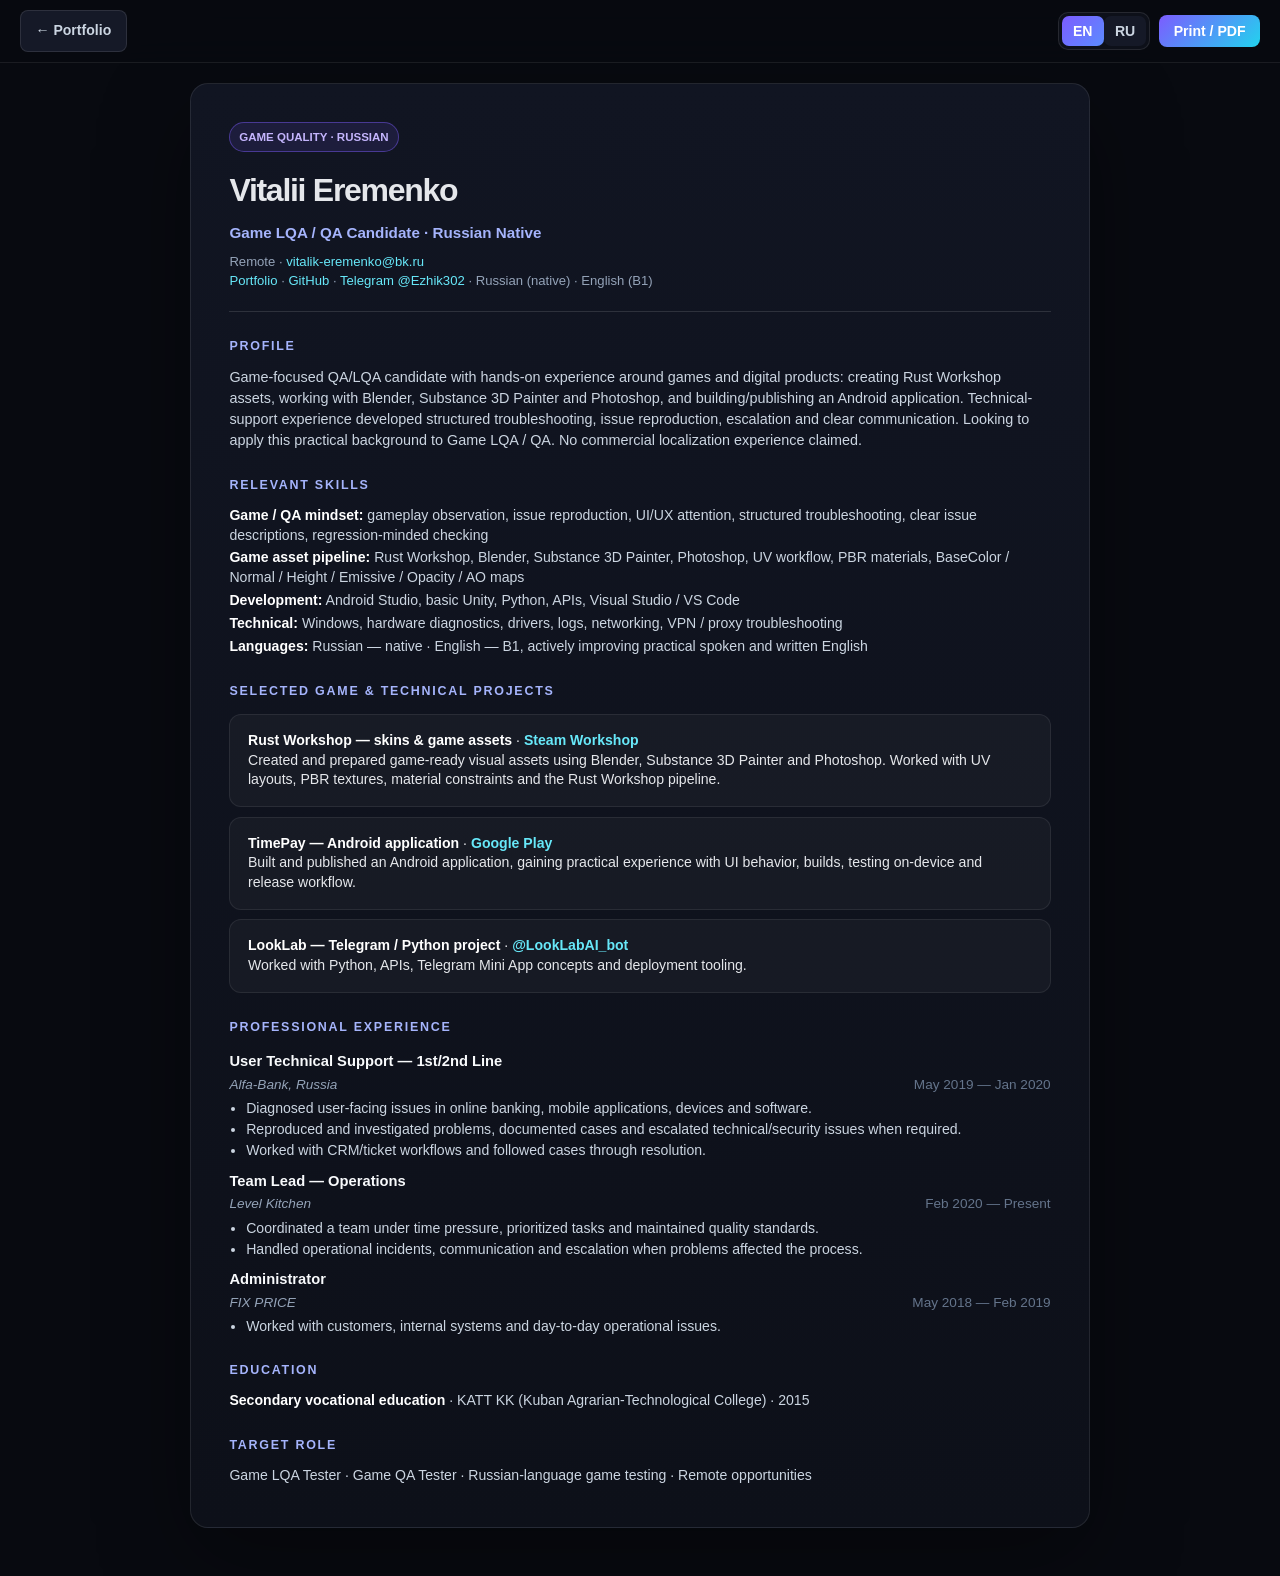
<file: resume-game-lqa.html>
<!DOCTYPE html>
<html lang="en">
<head>
  <meta charset="UTF-8" />
  <meta name="viewport" content="width=device-width, initial-scale=1" />
  <meta name="description" content="Vitalii Eremenko — Game LQA / QA candidate with hands-on game asset, Android development and technical support experience." />
  <title>Vitalii Eremenko — Game LQA / QA Resume</title>
  <meta name="theme-color" content="#080a10" />
  <link rel="canonical" href="https://mikeweste.github.io/resume-game-lqa.html" />
  <link rel="stylesheet" href="styles.css" />
<style>
:root{--lqa:#7c5cff;--lqa2:#22d3ee;--ink:#eef2ff;--panel:#111522}
body.resume-page{background:#080a10;color:var(--ink);min-height:100vh}
.resume-toolbar{background:rgba(8,10,16,.86);border-bottom:1px solid rgba(255,255,255,.08);backdrop-filter:blur(16px)}
.resume-toolbar .back,.lang-switch button{background:#151927;color:#cbd5e1;border:1px solid rgba(255,255,255,.1)}
.resume-toolbar .print-btn{background:linear-gradient(135deg,var(--lqa),var(--lqa2));color:#fff}
.lang-switch{display:flex;padding:3px;background:#0d1019;border:1px solid rgba(255,255,255,.1);border-radius:10px}
.lang-switch button{border:0;border-radius:7px;padding:.42rem .7rem;cursor:pointer;font-weight:700}
.lang-switch button.active{background:linear-gradient(135deg,var(--lqa),#5b8cff);color:white}
.resume-sheet{width:min(100% - 2rem,900px);background:linear-gradient(180deg,#111522,#0d1019);color:#e5e7eb;border:1px solid rgba(255,255,255,.09);box-shadow:0 30px 90px rgba(0,0,0,.35);border-radius:18px;padding:2.4rem}
.rs-header{text-align:left;border-bottom:1px solid rgba(255,255,255,.12);padding-bottom:1.35rem}
.rs-header h1{font-size:2rem;text-transform:none;letter-spacing:-.04em}
.rs-header .role{color:#a5b4fc;font-weight:700}
.rs-header .meta,.resume-sheet .role-meta{color:#94a3b8}
.rs-header .meta a,.resume-sheet .proj a{color:#67e8f9}
.resume-sheet h2{color:#a5b4fc;border-bottom:0;margin-top:1.5rem;letter-spacing:.14em}
.resume-sheet .sum,.resume-sheet .skill-line,.resume-sheet li{color:#cbd5e1}
.resume-sheet .role-title{color:#f8fafc}
.resume-sheet .proj{padding:1rem 1.1rem;background:rgba(255,255,255,.035);border:1px solid rgba(255,255,255,.08);border-radius:12px;margin:.6rem 0}
.resume-sheet strong{color:#fff}
.lqa-badge{display:inline-flex;padding:.28rem .55rem;border:1px solid rgba(124,92,255,.45);background:rgba(124,92,255,.12);border-radius:999px;color:#c4b5fd;font-size:.72rem;font-weight:700;margin-bottom:.7rem}
@media(max-width:640px){.resume-sheet{width:100%;margin:0;border-radius:0;padding:1.25rem;border-left:0;border-right:0}.resume-toolbar{padding:.6rem}.rs-header h1{font-size:1.65rem}.resume-sheet .role-meta{flex-direction:column;gap:0}.resume-sheet .role-meta .dates{white-space:normal}}
@media print{body.resume-page{background:#fff;color:#111}.resume-sheet{background:#fff;color:#111}.resume-sheet .sum,.resume-sheet .skill-line,.resume-sheet li,.resume-sheet .role-meta{color:#222}.resume-sheet h2,.rs-header .role{color:#4338ca}.resume-sheet strong,.resume-sheet .role-title{color:#111}.resume-sheet .proj{border:1px solid #ddd;background:#fff}}
</style>
</head>
<body class="resume-page">
  <div class="resume-toolbar no-print">
    <a class="back" href="index.html">← Portfolio</a>
    <div style="display:flex;gap:.55rem;align-items:center;flex-wrap:wrap">
      <div class="lang-switch" aria-label="Language">
        <button id="langEN" class="active" type="button">EN</button>
        <button id="langRU" type="button">RU</button>
      </div>
      <button class="print-btn" type="button" onclick="window.print()">Print / PDF</button>
    </div>
  </div>

  <article class="resume-sheet lqa-resume">
    <div data-lang="en">
      <header class="rs-header">
        <span class="lqa-badge">GAME QUALITY · RUSSIAN</span><h1>Vitalii Eremenko</h1>
        <div class="role">Game LQA / QA Candidate · Russian Native</div>
        <div class="meta">
          Remote · <a href="mailto:vitalik-eremenko@bk.ru">vitalik-eremenko@bk.ru</a><br>
          <a href="https://mikeweste.github.io">Portfolio</a> ·
          <a href="https://github.com/MikeWeste">GitHub</a> ·
          <a href="https://t.me/Ezhik302">Telegram @Ezhik302</a> · Russian (native) · English (B1)
        </div>
      </header>

      <h2>Profile</h2>
      <p class="sum">Game-focused QA/LQA candidate with hands-on experience around games and digital products: creating Rust Workshop assets, working with Blender, Substance 3D Painter and Photoshop, and building/publishing an Android application. Technical-support experience developed structured troubleshooting, issue reproduction, escalation and clear communication. Looking to apply this practical background to Game LQA / QA. No commercial localization experience claimed.</p>

      <h2>Relevant Skills</h2>
      <p class="skill-line"><strong>Game / QA mindset:</strong> gameplay observation, issue reproduction, UI/UX attention, structured troubleshooting, clear issue descriptions, regression-minded checking</p>
      <p class="skill-line"><strong>Game asset pipeline:</strong> Rust Workshop, Blender, Substance 3D Painter, Photoshop, UV workflow, PBR materials, BaseColor / Normal / Height / Emissive / Opacity / AO maps</p>
      <p class="skill-line"><strong>Development:</strong> Android Studio, basic Unity, Python, APIs, Visual Studio / VS Code</p>
      <p class="skill-line"><strong>Technical:</strong> Windows, hardware diagnostics, drivers, logs, networking, VPN / proxy troubleshooting</p>
      <p class="skill-line"><strong>Languages:</strong> Russian — native · English — B1, actively improving practical spoken and written English</p>

      <h2>Selected Game & Technical Projects</h2>
      <p class="proj"><strong>Rust Workshop — skins & game assets</strong> · <a href="https://steamcommunity.com/profiles/76561199488060129/myworkshopfiles/" target="_blank" rel="noopener">Steam Workshop</a><br>Created and prepared game-ready visual assets using Blender, Substance 3D Painter and Photoshop. Worked with UV layouts, PBR textures, material constraints and the Rust Workshop pipeline.</p>
      <p class="proj"><strong>TimePay — Android application</strong> · <a href="https://play.google.com/store/apps/details?id=com.vital.mypayday" target="_blank" rel="noopener">Google Play</a><br>Built and published an Android application, gaining practical experience with UI behavior, builds, testing on-device and release workflow.</p>
      <p class="proj"><strong>LookLab — Telegram / Python project</strong> · <a href="https://t.me/LookLabAI_bot" target="_blank" rel="noopener">@LookLabAI_bot</a><br>Worked with Python, APIs, Telegram Mini App concepts and deployment tooling.</p>

      <h2>Professional Experience</h2>
      <div class="role-title">User Technical Support — 1st/2nd Line</div>
      <div class="role-meta"><span>Alfa-Bank, Russia</span><span class="dates">May 2019 — Jan 2020</span></div>
      <ul>
        <li>Diagnosed user-facing issues in online banking, mobile applications, devices and software.</li>
        <li>Reproduced and investigated problems, documented cases and escalated technical/security issues when required.</li>
        <li>Worked with CRM/ticket workflows and followed cases through resolution.</li>
      </ul>

      <div class="role-title">Team Lead — Operations</div>
      <div class="role-meta"><span>Level Kitchen</span><span class="dates">Feb 2020 — Present</span></div>
      <ul>
        <li>Coordinated a team under time pressure, prioritized tasks and maintained quality standards.</li>
        <li>Handled operational incidents, communication and escalation when problems affected the process.</li>
      </ul>

      <div class="role-title">Administrator</div>
      <div class="role-meta"><span>FIX PRICE</span><span class="dates">May 2018 — Feb 2019</span></div>
      <ul><li>Worked with customers, internal systems and day-to-day operational issues.</li></ul>

      <h2>Education</h2>
      <p class="skill-line"><strong>Secondary vocational education</strong> · KATT KK (Kuban Agrarian-Technological College) · 2015</p>

      <h2>Target Role</h2>
      <p class="skill-line">Game LQA Tester · Game QA Tester · Russian-language game testing · Remote opportunities</p>
    </div>

    <div data-lang="ru" hidden>
      <header class="rs-header">
        <span class="lqa-badge">GAME QUALITY · RUSSIAN</span><h1>Еременко Виталий</h1>
        <div class="role">Кандидат Game LQA / QA · Русский — родной</div>
        <div class="meta">
          Удалённо · <a href="mailto:vitalik-eremenko@bk.ru">vitalik-eremenko@bk.ru</a><br>
          <a href="https://mikeweste.github.io">Портфолио</a> ·
          <a href="https://github.com/MikeWeste">GitHub</a> ·
          <a href="https://t.me/Ezhik302">Telegram @Ezhik302</a> · Русский — родной · Английский — B1
        </div>
      </header>

      <h2>Профиль</h2>
      <p class="sum">Кандидат на Game QA/LQA с практическим опытом вокруг игр и цифровых продуктов: создание ассетов для Rust Workshop, работа в Blender, Substance 3D Painter и Photoshop, разработка и публикация Android-приложения. Опыт технической поддержки развил системный troubleshooting, воспроизведение проблем, эскалацию и понятное описание кейсов. Хочу применить этот опыт в Game LQA / QA. Коммерческий опыт локализации не заявляю.</p>

      <h2>Релевантные навыки</h2>
      <p class="skill-line"><strong>Game / QA:</strong> наблюдение за gameplay, воспроизведение проблем, внимание к UI/UX, системная диагностика, понятное описание ошибок, повторная проверка исправлений</p>
      <p class="skill-line"><strong>Игровые ассеты:</strong> Rust Workshop, Blender, Substance 3D Painter, Photoshop, UV, PBR, BaseColor / Normal / Height / Emissive / Opacity / AO</p>
      <p class="skill-line"><strong>Разработка:</strong> Android Studio, базовый Unity, Python, API, Visual Studio / VS Code</p>
      <p class="skill-line"><strong>Техническое:</strong> Windows, диагностика ПК, драйверы, логи, сети, VPN / proxy</p>
      <p class="skill-line"><strong>Языки:</strong> русский — родной · английский — B1, активно улучшаю практический разговорный и письменный английский</p>

      <h2>Игровые и технические проекты</h2>
      <p class="proj"><strong>Rust Workshop — скины и игровые ассеты</strong> · <a href="https://steamcommunity.com/profiles/76561199488060129/myworkshopfiles/" target="_blank" rel="noopener">Steam Workshop</a><br>Создание и подготовка игровых визуальных ассетов в Blender, Substance 3D Painter и Photoshop. Работа с UV, PBR-текстурами, ограничениями материалов и пайплайном Rust Workshop.</p>
      <p class="proj"><strong>TimePay — Android-приложение</strong> · <a href="https://play.google.com/store/apps/details?id=com.vital.mypayday" target="_blank" rel="noopener">Google Play</a><br>Разработка и публикация Android-приложения: UI, сборки, проверка на устройстве и процесс релиза.</p>
      <p class="proj"><strong>LookLab — Telegram / Python</strong> · <a href="https://t.me/LookLabAI_bot" target="_blank" rel="noopener">@LookLabAI_bot</a><br>Python, API, Telegram Mini App и инструменты развёртывания.</p>

      <h2>Опыт работы</h2>
      <div class="role-title">Техническая поддержка пользователей — 1–2 линия</div>
      <div class="role-meta"><span>Альфа-Банк, Россия</span><span class="dates">Май 2019 — Янв 2020</span></div>
      <ul>
        <li>Диагностика пользовательских проблем в онлайн-банкинге, мобильных приложениях, устройствах и ПО.</li>
        <li>Воспроизведение и исследование проблем, описание кейсов и эскалация в IT/ИБ при необходимости.</li>
        <li>Работа с CRM/тикетами и сопровождение обращений до решения.</li>
      </ul>

      <div class="role-title">Бригадир — операционная работа</div>
      <div class="role-meta"><span>Level Kitchen</span><span class="dates">Фев 2020 — н.в.</span></div>
      <ul>
        <li>Координация команды под нагрузкой, приоритизация задач и контроль качества.</li>
        <li>Разбор операционных инцидентов, коммуникация и эскалация проблем.</li>
      </ul>

      <div class="role-title">Администратор</div>
      <div class="role-meta"><span>FIX PRICE</span><span class="dates">Май 2018 — Фев 2019</span></div>
      <ul><li>Работа с клиентами, внутренними системами и операционными вопросами.</li></ul>

      <h2>Образование</h2>
      <p class="skill-line"><strong>Среднее специальное</strong> · КАТТ КК (Кубанский аграрно-технологический техникум) · 2015</p>

      <h2>Целевая роль</h2>
      <p class="skill-line">Game LQA Tester · Game QA Tester · тестирование русской локализации игр · удалённая работа</p>
    </div>
  </article>
<script>
const en=document.querySelector('[data-lang="en"]'),ru=document.querySelector('[data-lang="ru"]');
const enBtn=document.getElementById('langEN'),ruBtn=document.getElementById('langRU');
function setLang(lang){const isRu=lang==='ru';en.hidden=isRu;ru.hidden=!isRu;enBtn.classList.toggle('active',!isRu);ruBtn.classList.toggle('active',isRu);document.documentElement.lang=lang;try{localStorage.setItem('resumeLang',lang)}catch(e){}}
enBtn.addEventListener('click',()=>setLang('en'));ruBtn.addEventListener('click',()=>setLang('ru'));let saved=null;try{saved=localStorage.getItem('resumeLang')}catch(e){}setLang(saved||'en');
</script>
</body>
</html>
</file>
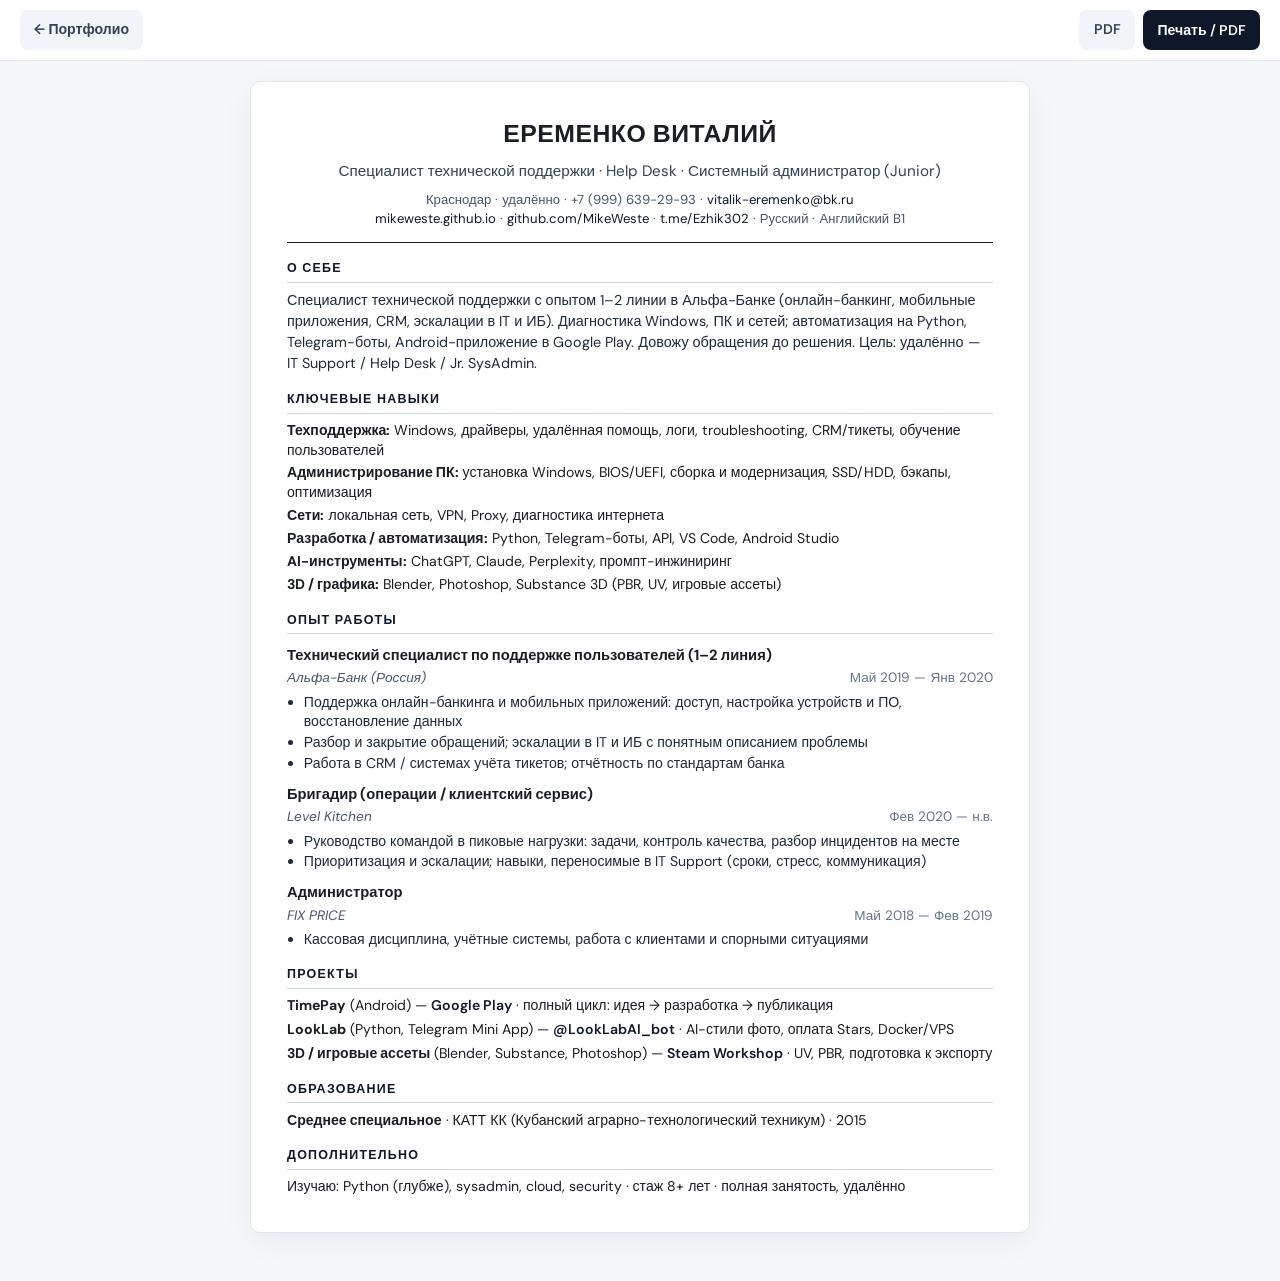
<file: resume.html>
<!DOCTYPE html>
<html lang="ru">
<head>
  <meta charset="UTF-8" />
  <meta name="viewport" content="width=device-width, initial-scale=1" />
  <meta name="description" content="Резюме — Еременко Виталий, IT Support / Junior SysAdmin" />
  <title>Резюме — Еременко Виталий</title>
  <link rel="preconnect" href="https://fonts.googleapis.com" />
  <link rel="preconnect" href="https://fonts.gstatic.com" crossorigin />
  <link href="https://fonts.googleapis.com/css2?family=DM+Sans:wght@400;500;600;700&display=swap" rel="stylesheet" />
  <link rel="stylesheet" href="styles.css" />
</head>
<body class="resume-page">
  <div class="resume-toolbar no-print">
    <a class="back" href="index.html">← Портфолио</a>
    <div style="display:flex;gap:0.5rem;flex-wrap:wrap">
      <a class="back" href="Eremenko_Vitaliy_Resume.pdf" download>PDF</a>
      <button class="print-btn" type="button" onclick="window.print()">Печать / PDF</button>
    </div>
  </div>

  <article class="resume-sheet">
    <header class="rs-header">
      <h1>Еременко Виталий</h1>
      <div class="role">Специалист технической поддержки · Help Desk · Системный администратор (Junior)</div>
      <div class="meta">
        Краснодар · удалённо · +7 (999) 639-29-93 ·
        <a href="mailto:vitalik-eremenko@bk.ru">vitalik-eremenko@bk.ru</a><br />
        <a href="https://mikeweste.github.io">mikeweste.github.io</a>
        · <a href="https://github.com/MikeWeste">github.com/MikeWeste</a>
        · <a href="https://t.me/Ezhik302">t.me/Ezhik302</a>
        · Русский · Английский B1
      </div>
    </header>

    <h2>О себе</h2>
    <p class="sum">
      Специалист технической поддержки с опытом 1–2 линии в Альфа-Банке (онлайн-банкинг,
      мобильные приложения, CRM, эскалации в IT и ИБ). Диагностика Windows, ПК и сетей;
      автоматизация на Python, Telegram-боты, Android-приложение в Google Play.
      Довожу обращения до решения. Цель: удалённо — IT Support / Help Desk / Jr. SysAdmin.
    </p>

    <h2>Ключевые навыки</h2>
    <p class="skill-line"><strong>Техподдержка:</strong> Windows, драйверы, удалённая помощь, логи, troubleshooting, CRM/тикеты, обучение пользователей</p>
    <p class="skill-line"><strong>Администрирование ПК:</strong> установка Windows, BIOS/UEFI, сборка и модернизация, SSD/HDD, бэкапы, оптимизация</p>
    <p class="skill-line"><strong>Сети:</strong> локальная сеть, VPN, Proxy, диагностика интернета</p>
    <p class="skill-line"><strong>Разработка / автоматизация:</strong> Python, Telegram-боты, API, VS Code, Android Studio</p>
    <p class="skill-line"><strong>AI-инструменты:</strong> ChatGPT, Claude, Perplexity, промпт-инжиниринг</p>
    <p class="skill-line"><strong>3D / графика:</strong> Blender, Photoshop, Substance 3D (PBR, UV, игровые ассеты)</p>

    <h2>Опыт работы</h2>

    <div class="role-title">Технический специалист по поддержке пользователей (1–2 линия)</div>
    <div class="role-meta">
      <span>Альфа-Банк (Россия)</span>
      <span class="dates">Май 2019 — Янв 2020</span>
    </div>
    <ul>
      <li>Поддержка онлайн-банкинга и мобильных приложений: доступ, настройка устройств и ПО, восстановление данных</li>
      <li>Разбор и закрытие обращений; эскалации в IT и ИБ с понятным описанием проблемы</li>
      <li>Работа в CRM / системах учёта тикетов; отчётность по стандартам банка</li>
    </ul>

    <div class="role-title">Бригадир (операции / клиентский сервис)</div>
    <div class="role-meta">
      <span>Level Kitchen</span>
      <span class="dates">Фев 2020 — н.в.</span>
    </div>
    <ul>
      <li>Руководство командой в пиковые нагрузки: задачи, контроль качества, разбор инцидентов на месте</li>
      <li>Приоритизация и эскалации; навыки, переносимые в IT Support (сроки, стресс, коммуникация)</li>
    </ul>

    <div class="role-title">Администратор</div>
    <div class="role-meta">
      <span>FIX PRICE</span>
      <span class="dates">Май 2018 — Фев 2019</span>
    </div>
    <ul>
      <li>Кассовая дисциплина, учётные системы, работа с клиентами и спорными ситуациями</li>
    </ul>

    <h2>Проекты</h2>
    <p class="proj">
      <strong>TimePay</strong> (Android) —
      <a href="https://play.google.com/store/apps/details?id=com.vital.mypayday&hl=ru" target="_blank" rel="noopener">Google Play</a>
      · полный цикл: идея → разработка → публикация
    </p>
    <p class="proj">
      <strong>LookLab</strong> (Python, Telegram Mini App) —
      <a href="https://t.me/LookLabAI_bot" target="_blank" rel="noopener">@LookLabAI_bot</a>
      · AI-стили фото, оплата Stars, Docker/VPS
    </p>
    <p class="proj">
      <strong>3D / игровые ассеты</strong> (Blender, Substance, Photoshop) —
      <a href="https://steamcommunity.com/profiles/76561199488060129/myworkshopfiles/" target="_blank" rel="noopener">Steam Workshop</a>
      · UV, PBR, подготовка к экспорту
    </p>

    <h2>Образование</h2>
    <p class="skill-line"><strong>Среднее специальное</strong> · КАТТ КК (Кубанский аграрно-технологический техникум) · 2015</p>

    <h2>Дополнительно</h2>
    <p class="skill-line">Изучаю: Python (глубже), sysadmin, cloud, security · стаж 8+ лет · полная занятость, удалённо</p>
  </article>
</body>
</html>
</file>
<file: styles.css>
:root {
  --bg: #0a0c10;
  --bg-elev: #11151c;
  --line: rgba(148, 163, 184, 0.14);
  --text: #e8edf5;
  --muted: #8b97a8;
  --faint: #5c6778;
  --accent: #64ffda;
  --accent-dim: rgba(100, 255, 218, 0.12);
  --serif: "Instrument Serif", Georgia, serif;
  --sans: "DM Sans", system-ui, sans-serif;
  --rail: 320px;
  --max-main: 640px;
}

*,
*::before,
*::after {
  box-sizing: border-box;
  margin: 0;
  padding: 0;
}

html {
  scroll-behavior: smooth;
  scroll-padding-top: 2rem;
}

body {
  font-family: var(--sans);
  background: var(--bg);
  color: var(--text);
  line-height: 1.65;
  font-size: 16px;
  -webkit-font-smoothing: antialiased;
}

a {
  color: var(--accent);
  text-decoration: none;
  transition: color 0.15s ease, background 0.15s ease, border-color 0.15s ease;
}

a:hover {
  color: #9bffe8;
}

.skip {
  position: absolute;
  left: -999px;
  top: 0;
}
.skip:focus {
  left: 1rem;
  top: 1rem;
  z-index: 100;
  background: var(--accent);
  color: #04201a;
  padding: 0.5rem 0.75rem;
  border-radius: 6px;
}

/* Shell: rail + main */
.shell {
  display: grid;
  grid-template-columns: var(--rail) 1fr;
  min-height: 100vh;
  max-width: 1200px;
  margin: 0 auto;
}

.rail {
  position: sticky;
  top: 0;
  height: 100vh;
  padding: 4rem 2rem 2.5rem 2.5rem;
  display: flex;
  flex-direction: column;
  border-right: 1px solid var(--line);
  background:
    radial-gradient(ellipse 80% 50% at 20% 0%, rgba(100, 255, 218, 0.06), transparent 60%),
    var(--bg);
}

.rail-kicker {
  font-size: 0.78rem;
  letter-spacing: 0.12em;
  text-transform: uppercase;
  color: var(--accent);
  font-weight: 600;
  margin-bottom: 0.85rem;
}

.rail-name {
  font-family: var(--serif);
  font-size: clamp(2.4rem, 3.2vw, 3rem);
  font-weight: 400;
  line-height: 1.05;
  letter-spacing: -0.02em;
  margin-bottom: 1rem;
}

.rail-tag {
  color: var(--muted);
  font-size: 0.95rem;
  max-width: 28ch;
  margin-bottom: 1.5rem;
}

.rail-links {
  display: flex;
  flex-wrap: wrap;
  gap: 0.45rem 0.9rem;
  margin-bottom: 2rem;
}

.rail-links a {
  font-size: 0.88rem;
  color: var(--muted);
  border-bottom: 1px solid transparent;
}

.rail-links a:hover {
  color: var(--accent);
  border-bottom-color: rgba(100, 255, 218, 0.4);
}

.rail-nav {
  display: flex;
  flex-direction: column;
  gap: 0.35rem;
  margin-top: auto;
}

.rail-nav a {
  color: var(--faint);
  font-size: 0.82rem;
  font-weight: 600;
  letter-spacing: 0.08em;
  text-transform: uppercase;
  padding: 0.35rem 0;
  border-left: 2px solid transparent;
  padding-left: 0.75rem;
}

.rail-nav a:hover,
.rail-nav a.active {
  color: var(--text);
  border-left-color: var(--accent);
}

.rail-meta {
  margin-top: 1.75rem;
  font-size: 0.78rem;
  color: var(--faint);
}

/* Main column */
.main {
  padding: 4rem 3rem 5rem;
  max-width: calc(var(--max-main) + 6rem);
}

.block {
  margin-bottom: 4rem;
  scroll-margin-top: 2rem;
}

.label {
  font-size: 0.75rem;
  font-weight: 700;
  letter-spacing: 0.14em;
  text-transform: uppercase;
  color: var(--accent);
  margin-bottom: 1.25rem;
}

.prose {
  color: var(--muted);
  font-size: 1.02rem;
}

.prose p + p {
  margin-top: 1rem;
}

.prose strong {
  color: var(--text);
  font-weight: 600;
}

.muted {
  color: var(--muted);
}

.small {
  font-size: 0.88rem;
  margin-top: 1rem;
}

/* Experience */
.jobs {
  list-style: none;
  display: grid;
  gap: 1.75rem;
}

.job {
  display: grid;
  grid-template-columns: 100px 1fr;
  gap: 1rem;
}

.job-dates {
  font-size: 0.78rem;
  font-weight: 600;
  letter-spacing: 0.04em;
  color: var(--faint);
  padding-top: 0.35rem;
  font-variant-numeric: tabular-nums;
}

.job-body h3 {
  font-size: 1.05rem;
  font-weight: 600;
  margin-bottom: 0.55rem;
  letter-spacing: -0.01em;
}

.job-body h3 span {
  color: var(--muted);
  font-weight: 500;
}

.job-body ul {
  list-style: none;
  display: grid;
  gap: 0.35rem;
}

.job-body li {
  position: relative;
  padding-left: 0.9rem;
  color: var(--muted);
  font-size: 0.95rem;
}

.job-body li::before {
  content: "▹";
  position: absolute;
  left: 0;
  color: var(--accent);
  font-size: 0.85rem;
}

/* Skills rows — scannable, not walls */
.skill-rows {
  display: grid;
  gap: 0.85rem;
}

.skill-row {
  display: grid;
  grid-template-columns: 88px 1fr;
  gap: 1rem;
  align-items: baseline;
  padding-bottom: 0.85rem;
  border-bottom: 1px solid var(--line);
}

.skill-cat {
  font-size: 0.78rem;
  font-weight: 700;
  letter-spacing: 0.06em;
  text-transform: uppercase;
  color: var(--text);
}

.skill-items {
  color: var(--muted);
  font-size: 0.95rem;
}

/* Project cards — single column list (3 items, no empty slot) */
.cards {
  display: flex;
  flex-direction: column;
  gap: 0.85rem;
  perspective: 900px;
}

.card {
  --rx: 0deg;
  --ry: 0deg;
  --lift: 0px;
  --press: 1;
  position: relative;
  display: grid;
  grid-template-columns: auto 1fr;
  grid-template-areas:
    "num head"
    "num desc"
    "num tags";
  column-gap: 1rem;
  row-gap: 0.35rem;
  align-items: start;
  background: var(--bg-elev);
  border: 1px solid var(--line);
  border-radius: 12px;
  padding: 1.15rem 1.25rem;
  overflow: hidden;
  isolation: isolate;
  transform-style: preserve-3d;
  transform:
    translateY(var(--lift))
    scale(var(--press))
    rotateX(var(--rx))
    rotateY(var(--ry));
  transition:
    border-color 0.25s ease,
    box-shadow 0.25s ease,
    transform 0.12s ease-out;
  will-change: transform;
  touch-action: manipulation;
  -webkit-tap-highlight-color: transparent;
}

.card-frost {
  position: absolute;
  inset: 0;
  width: 100%;
  height: 100%;
  pointer-events: none;
  z-index: 5;
  border-radius: inherit;
}

.card.is-hover,
.card:hover,
.card.is-frosted {
  border-color: rgba(180, 220, 255, 0.45);
  box-shadow:
    0 12px 36px rgba(80, 140, 200, 0.18),
    0 0 0 1px rgba(200, 230, 255, 0.12),
    inset 0 0 24px rgba(180, 220, 255, 0.06);
}

.card.is-press {
  --press: 0.97;
  --lift: 0px !important;
  transition-duration: 0.06s;
}

.card-link {
  color: inherit;
  display: block;
}

.card-link:hover {
  color: inherit;
}

@media (prefers-reduced-motion: reduce) {
  .card {
    transform: none !important;
    transition: border-color 0.2s ease;
  }
  .card-frost {
    display: none;
  }
}

.card-top {
  position: relative;
  z-index: 1;
  grid-area: head;
  display: flex;
  justify-content: space-between;
  align-items: baseline;
  gap: 0.75rem;
  margin-bottom: 0;
}

.card-num {
  grid-area: num;
  position: relative;
  z-index: 1;
  font-size: 1.35rem;
  font-weight: 700;
  letter-spacing: -0.03em;
  color: var(--faint);
  line-height: 1.1;
  min-width: 2ch;
  padding-top: 0.1rem;
}

.card-ext {
  font-size: 0.75rem;
  color: var(--accent);
  font-weight: 600;
  flex-shrink: 0;
}

.card h3 {
  position: relative;
  z-index: 1;
  font-size: 1.05rem;
  font-weight: 600;
  margin: 0;
  letter-spacing: -0.02em;
}

.card p {
  grid-area: desc;
  position: relative;
  z-index: 1;
  color: var(--muted);
  font-size: 0.9rem;
  margin: 0;
  line-height: 1.5;
}

.card .pills {
  grid-area: tags;
  position: relative;
  z-index: 1;
  display: flex;
  flex-wrap: wrap;
  gap: 0.35rem;
  margin-top: 0.25rem;
}

.pills {
  display: flex;
  flex-wrap: wrap;
  gap: 0.35rem;
}

.pills span {
  font-size: 0.7rem;
  font-weight: 600;
  letter-spacing: 0.02em;
  color: var(--accent);
  background: var(--accent-dim);
  padding: 0.22rem 0.5rem;
  border-radius: 999px;
}

/* CTA */
.cta-row {
  display: flex;
  flex-wrap: wrap;
  gap: 0.65rem;
  margin-top: 1.25rem;
}

.btn {
  display: inline-flex;
  align-items: center;
  padding: 0.7rem 1.15rem;
  border-radius: 8px;
  font-weight: 600;
  font-size: 0.92rem;
  background: var(--accent);
  color: #04201a;
}

.btn:hover {
  color: #04201a;
  filter: brightness(1.08);
}

.btn-ghost {
  background: transparent;
  color: var(--text);
  border: 1px solid var(--line);
}

.btn-ghost:hover {
  border-color: rgba(100, 255, 218, 0.4);
  color: var(--accent);
}

.foot {
  display: flex;
  justify-content: space-between;
  gap: 1rem;
  padding-top: 2rem;
  border-top: 1px solid var(--line);
  font-size: 0.82rem;
  color: var(--faint);
}

/* Resume page */
body.resume-page {
  background: #f6f7f9;
  color: #1a1d24;
  font-family: "DM Sans", Arial, Helvetica, sans-serif;
}

.resume-toolbar {
  position: sticky;
  top: 0;
  z-index: 20;
  display: flex;
  justify-content: space-between;
  align-items: center;
  gap: 1rem;
  padding: 0.65rem 1.25rem;
  background: rgba(255, 255, 255, 0.94);
  backdrop-filter: blur(10px);
  border-bottom: 1px solid #e2e6ee;
}

.resume-toolbar a,
.resume-toolbar button {
  font-family: inherit;
  font-size: 0.88rem;
  font-weight: 600;
  border: 0;
  cursor: pointer;
  border-radius: 8px;
  padding: 0.5rem 0.9rem;
  text-decoration: none;
}

.resume-toolbar .back {
  color: #334155;
  background: #f1f5f9;
}

.resume-toolbar .print-btn {
  color: #fff;
  background: #0f172a;
}

.resume-sheet {
  width: min(100% - 2rem, 780px);
  margin: 1.25rem auto 3rem;
  background: #fff;
  border: 1px solid #e2e6ee;
  border-radius: 10px;
  box-shadow: 0 8px 30px rgba(15, 23, 42, 0.06);
  padding: 2rem 2.25rem;
}

.rs-header {
  text-align: center;
  margin-bottom: 0.85rem;
  padding-bottom: 0.85rem;
  border-bottom: 1.5px solid #0f172a;
}

.rs-header h1 {
  font-size: 1.55rem;
  font-weight: 700;
  letter-spacing: 0.02em;
  text-transform: uppercase;
  margin-bottom: 0.25rem;
}

.rs-header .role {
  font-size: 0.95rem;
  color: #334155;
  margin-bottom: 0.4rem;
}

.rs-header .meta {
  font-size: 0.82rem;
  color: #475569;
  line-height: 1.45;
}

.rs-header .meta a {
  color: #0f172a;
  text-decoration: none;
}

.resume-sheet h2 {
  font-size: 0.78rem;
  font-weight: 700;
  letter-spacing: 0.1em;
  text-transform: uppercase;
  border-bottom: 1px solid #cbd5e1;
  margin: 0.95rem 0 0.45rem;
  padding-bottom: 0.2rem;
  color: #0f172a;
}

.resume-sheet .sum {
  font-size: 0.9rem;
  line-height: 1.45;
  color: #1e293b;
  margin-bottom: 0.15rem;
}

.resume-sheet .skill-line {
  font-size: 0.88rem;
  line-height: 1.4;
  margin-bottom: 0.2rem;
}

.resume-sheet .skill-line strong {
  font-weight: 700;
}

.resume-sheet .role-title {
  font-weight: 700;
  font-size: 0.92rem;
  margin-top: 0.55rem;
}

.resume-sheet .role-meta {
  display: flex;
  justify-content: space-between;
  gap: 1rem;
  font-size: 0.85rem;
  color: #475569;
  font-style: italic;
  margin-bottom: 0.2rem;
}

.resume-sheet .role-meta .dates {
  font-style: normal;
  white-space: nowrap;
  color: #64748b;
}

.resume-sheet ul {
  margin: 0.15rem 0 0.35rem 1.05rem;
  list-style: disc;
}

.resume-sheet li {
  font-size: 0.88rem;
  line-height: 1.35;
  margin-bottom: 0.12rem;
  color: #1e293b;
}

.resume-sheet .proj {
  font-size: 0.88rem;
  line-height: 1.4;
  margin-bottom: 0.25rem;
}

.resume-sheet .proj a {
  color: #0f172a;
  font-weight: 600;
}

/* Mobile */
@media (max-width: 900px) {
  .shell {
    grid-template-columns: 1fr;
  }

  .rail {
    position: relative;
    height: auto;
    border-right: 0;
    border-bottom: 1px solid var(--line);
    padding: 2rem 1.25rem 1.5rem;
  }

  .rail-nav {
    flex-direction: row;
    flex-wrap: wrap;
    gap: 0.5rem 1rem;
    margin-top: 1.25rem;
  }

  .rail-nav a {
    border-left: 0;
    padding-left: 0;
    border-bottom: 2px solid transparent;
  }

  .rail-nav a:hover,
  .rail-nav a.active {
    border-left-color: transparent;
    border-bottom-color: var(--accent);
  }

  .main {
    padding: 2rem 1.25rem 3rem;
  }

  .job {
    grid-template-columns: 1fr;
    gap: 0.25rem;
  }

  .skill-row {
    grid-template-columns: 1fr;
    gap: 0.25rem;
  }

}

@media print {
  .resume-toolbar {
    display: none !important;
  }
  body.resume-page {
    background: #fff;
  }
  .resume-sheet {
    width: 100%;
    margin: 0;
    border: 0;
    box-shadow: none;
    border-radius: 0;
    padding: 0;
  }
}
</file>
